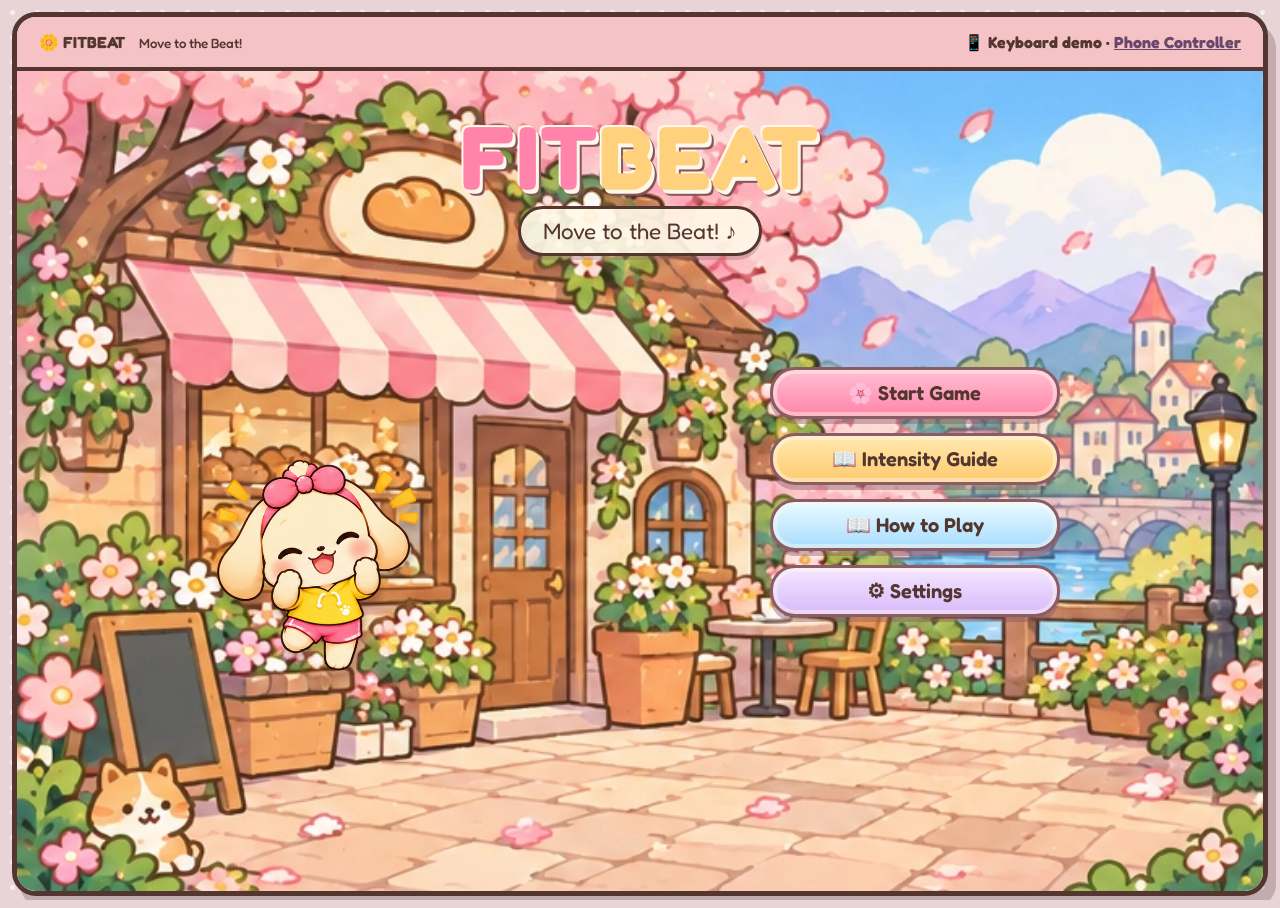
<file: index.html>
<!doctype html><html lang="en"><head><meta charset="utf-8"><meta name="viewport" content="width=device-width,initial-scale=1"><title>FITBEAT — Move to the Beat!</title><link rel="stylesheet" href="style.css"><link rel="stylesheet" href="scene-fix.css"><link rel="stylesheet" href="art-ui.css"><link rel="stylesheet" href="sprites.css?v=final2"></head><body><main class="shell"><header class="topbar"><span>🌼 FITBEAT <small>Move to the Beat!</small></span><span id="connection">📱 Keyboard demo · <a href="controller.html">Phone Controller</a></span></header><section id="home" class="screen active"><div class="home-art scenic"></div><div class="home-content"><h1 class="logo">FIT<span>BEAT</span></h1><p class="subtitle">Move to the Beat! ♪</p><div class="puppy-stage"><img class="puppy idle" src="assets/puppy.svg" alt="Dancing puppy"></div><nav class="menu"><button data-screen="levels">🌸 Start Game</button><button data-screen="levels">⭐ Level Select</button><button data-screen="how">📖 How to Play</button><button data-screen="settings">⚙ Settings</button></nav></div></section><section id="levels" class="screen"><h2>🌸 Select a Level 🌸</h2><div class="level-grid"><button class="level" data-level="0"><img src="assets/level1-spring.webp" alt="Bakery Town"><b>1 · Warm Up</b><span>80 BPM · 60 sec</span></button><button class="level" data-level="1"><img src="assets/level2-bakery.webp" alt="Cherry Park"><b>2 · Cardio Beat</b><span>110 BPM · 90 sec</span></button><button class="level" data-level="2"><img src="assets/level3-night.webp" alt="Night Festival"><b>3 · Power Rhythm</b><span>130 BPM · 120 sec</span></button></div><button class="secondary" data-screen="home">← Home</button></section><section id="how" class="screen"><h2>🌷 How to Play</h2><div class="instructions"><div>⬅️ <b>LEFT</b><p>Tilt your phone left</p></div><div>➡️ <b>RIGHT</b><p>Tilt your phone right</p></div><div>⬆️ <b>UP</b><p>Lift the phone</p></div><div>🔄 <b>TWIST</b><p>Rotate the phone</p></div></div><p class="help">In this version, use ← → ↑ and Space on your keyboard. Phone sensor readings are available on the Controller page; remote pairing comes next.</p><button data-screen="levels">Choose Level</button><button class="secondary" data-screen="home">← Home</button></section><section id="settings" class="screen"><h2>⚙ Settings</h2><label class="setting">Sound <input type="checkbox" id="sound" checked></label><p>Use original synthesized beat tones; no external music required.</p><button data-screen="home">← Home</button></section><section id="game" class="screen"><div class="game-bg scenic"></div><div class="hud"><div class="pill">🌸 Score <strong id="score">0</strong></div><div class="pill">⏱ <strong id="timer">01:00</strong></div><button id="pause" class="small">Ⅱ</button></div><div class="game-progress"><div id="progress"></div></div><div class="play-area"><div id="target-lanes" class="lanes"><div class="lane"><div class="lane-name">LEFT</div><div class="hit">🌸</div></div><div class="lane"><div class="lane-name">RIGHT</div><div class="hit">🌼</div></div><div class="lane"><div class="lane-name">UP</div><div class="hit">🌷</div></div><div class="lane"><div class="lane-name">TWIST</div><div class="hit">🌺</div></div></div><div id="feedback" class="feedback">Ready? ♪</div><div class="game-puppy"><img id="dancer" class="puppy idle" src="assets/puppy.svg" alt="Animated puppy dancer"></div><div class="combo">COMBO <strong id="combo">0</strong></div></div><div class="controls"><button data-move="0">← Left</button><button data-move="1">Right →</button><button data-move="2">↑ Up</button><button data-move="3">⟳ Twist</button></div><div class="game-tip">Keyboard: ← → ↑ Space · Move when a flower reaches the bottom ring</div></section><section id="results" class="screen"><div class="result-bg scenic"></div><div class="result-card"><h2>🌸 Nice Move! 🌸</h2><img class="puppy cheer" src="assets/puppy.svg" alt="Happy dancing puppy"><div class="result-stats"><div>Score <b id="final-score">0</b></div><div>Perfect <b id="perfect">0</b></div><div>Good <b id="good">0</b></div><div>Miss <b id="miss">0</b></div><div>Max Combo <b id="max-combo">0</b></div></div><button data-screen="levels">Play Again</button><button class="secondary" data-screen="home">Home</button></div></section></main><script src="game.js"></script><script src="sprites.js?v=final2"></script></body></html>
</file>
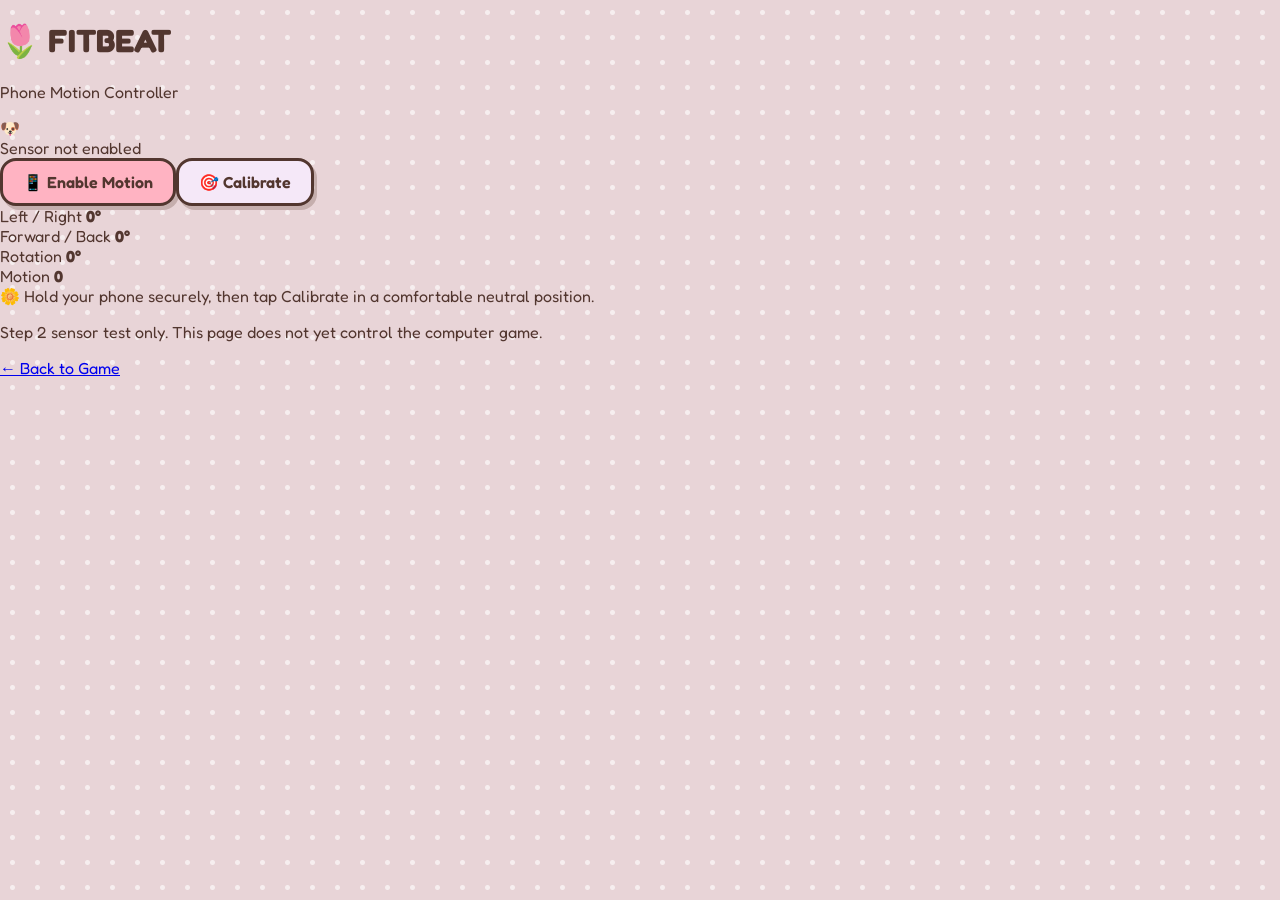
<file: controller.html>
<!doctype html><html lang="en"><head><meta charset="utf-8"><meta name="viewport" content="width=device-width,initial-scale=1"><title>FITBEAT · Phone Controller</title><link rel="stylesheet" href="style.css"></head><body class="controller-page"><main class="phone"><h1>🌷 FITBEAT</h1><p>Phone Motion Controller</p><div class="controller-mascot">🐶</div><div class="status" id="status">Sensor not enabled</div><button id="enable">📱 Enable Motion</button><button id="calibrate" class="secondary">🎯 Calibrate</button><div class="readings"><div>Left / Right <strong id="lr">0°</strong></div><div>Forward / Back <strong id="fb">0°</strong></div><div>Rotation <strong id="rot">0°</strong></div><div>Motion <strong id="motion">0</strong></div></div><div class="status">🌼 Hold your phone securely, then tap Calibrate in a comfortable neutral position.</div><p class="small">Step 2 sensor test only. This page does not yet control the computer game.</p><a href="index.html">← Back to Game</a></main><script src="controller.js"></script></body></html>
</file>
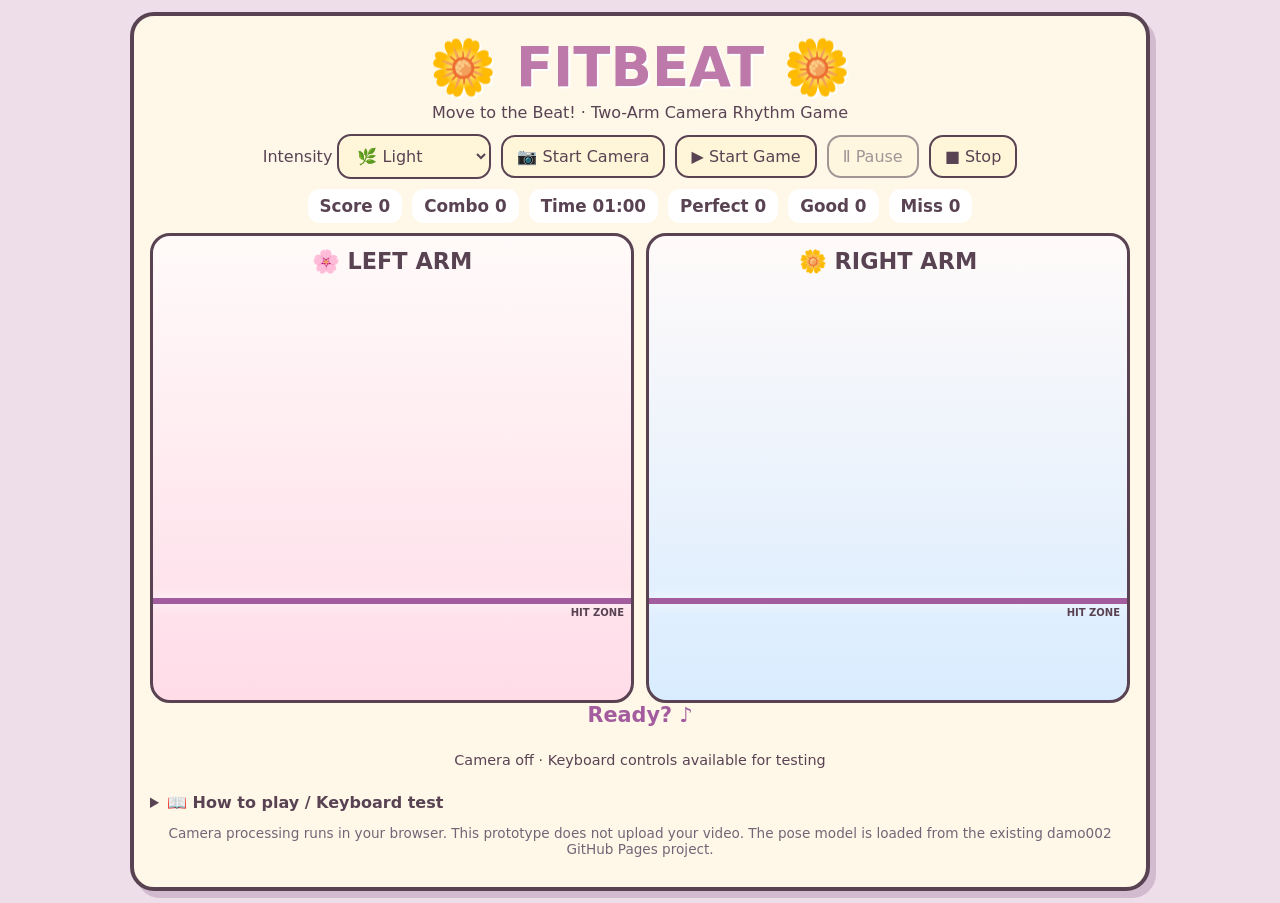
<file: fitbeat-camera-game.html>
<!doctype html>
<html lang="th">
<head>
<meta charset="utf-8"><meta name="viewport" content="width=device-width, initial-scale=1">
<title>FITBEAT — Camera Rhythm Game</title>
<style>
:root{--ink:#594353;--pink:#ffdce8;--blue:#d9ecff;--cream:#fff8e9;--accent:#a35d9e}
*{box-sizing:border-box}body{margin:0;background:#eedee9;color:var(--ink);font-family:system-ui,'Trebuchet MS',sans-serif}button,select{font:inherit;border:2px solid var(--ink);border-radius:14px;padding:10px 14px;background:#fff5d8;color:var(--ink);cursor:pointer}button:disabled{opacity:.55;cursor:wait}button:focus-visible,select:focus-visible{outline:3px solid #8c73d0}main{max-width:1020px;margin:12px auto;padding:16px;background:var(--cream);border:4px solid var(--ink);border-radius:24px;box-shadow:6px 7px #a985a766}h1{text-align:center;margin:4px;color:#bd79a9;font-size:clamp(2rem,5vw,3.4rem);text-shadow:2px 2px #fff}header p{text-align:center;margin:2px 0 12px}.toolbar,.hud,.actions{display:flex;justify-content:center;gap:10px;flex-wrap:wrap;align-items:center;margin:10px 0}.hud{font-weight:750;font-size:1.05rem}.hud span{padding:7px 12px;background:white;border-radius:12px}.board{height:min(54vh,470px);min-height:320px;display:grid;grid-template-columns:1fr 1fr;gap:12px}.lane{position:relative;overflow:hidden;border:3px solid var(--ink);border-radius:20px;background:linear-gradient(180deg,#fffaf9,var(--pink))}.lane.right{background:linear-gradient(180deg,#fffaf9,var(--blue))}.lane h2{text-align:center;font-size:clamp(1rem,3vw,1.4rem);margin:12px 0}.target{position:absolute;top:78%;left:0;right:0;height:6px;background:var(--accent);box-shadow:0 0 13px white}.target:after{content:'HIT ZONE';position:absolute;right:7px;top:9px;font-size:10px;font-weight:bold}.note{position:absolute;top:8%;left:50%;transform:translateX(-50%);display:flex;align-items:center;justify-content:center;gap:5px;min-width:88px;padding:8px 12px;background:#fff;border:3px solid var(--accent);border-radius:30px;box-shadow:0 5px #a889a955;font-weight:800;white-space:nowrap}.note.hold{border-style:dashed;background:#fff1b8}.note.spin{background:#e6d9ff}.note.repeat{background:#d6f7e9}.note.active{box-shadow:0 0 0 5px #a7d7b8}.status{text-align:center;min-height:24px;font-weight:700}.camera-area{display:flex;justify-content:center;align-items:center;gap:14px;flex-wrap:wrap;margin-top:10px}.camera-area video{width:180px;max-width:48%;border-radius:15px;transform:scaleX(-1);border:3px solid var(--ink);background:#333}.camera-area p{max-width:400px;font-size:.9rem}details{margin-top:10px}summary{cursor:pointer;font-weight:bold}.keys{font-size:.88rem;line-height:1.7}.footer{text-align:center;font-size:.85rem;color:#746576}.feedback{min-height:25px;text-align:center;font-size:1.3rem;font-weight:800;color:#a35d9e}@media(max-width:540px){main{padding:9px;margin:5px;border-width:2px}.board{gap:6px}.note{min-width:70px;font-size:.8rem;padding:7px 4px}.camera-area video{width:135px}.toolbar{gap:6px}button,select{padding:8px}}
</style>
</head>
<body><main>
<header><h1>🌼 FITBEAT 🌼</h1><p>Move to the Beat! · Two-Arm Camera Rhythm Game</p></header>
<div class="toolbar"><label>Intensity <select id="mode"><option value="light">🌿 Light</option><option value="moderate">🌼 Moderate</option><option value="vigorous">🔥 Vigorous</option></select></label><button id="camera">📷 Start Camera</button><button id="start">▶ Start Game</button><button id="pause" disabled>Ⅱ Pause</button><button id="stop">■ Stop</button></div>
<div class="hud"><span>Score <b id="score">0</b></span><span>Combo <b id="combo">0</b></span><span>Time <b id="time">01:00</b></span><span>Perfect <b id="perfect">0</b></span><span>Good <b id="good">0</b></span><span>Miss <b id="miss">0</b></span></div>
<div class="board"><section class="lane" id="left"><h2>🌸 LEFT ARM</h2><div class="target"></div></section><section class="lane right" id="right"><h2>🌼 RIGHT ARM</h2><div class="target"></div></section></div>
<div class="feedback" id="feedback">Ready? ♪</div>
<div class="camera-area"><video id="preview" autoplay muted playsinline hidden></video><p id="camera-status" role="status">Camera off · Keyboard controls available for testing</p></div>
<details><summary>📖 How to play / Keyboard test</summary><p class="keys">ยกแขน ↑ (UP), กางแขน ↔ (SIDE), ลดแขน ↓ (DOWN), ยื่นแขนไปหน้า → (FORWARD)<br>ซ้าย: <b>1 UP · 2 SIDE · 3 DOWN · 4 FORWARD</b><br>ขวา: <b>Q UP · W SIDE · E DOWN · R FORWARD</b><br><b>TAP</b> ทำท่าตอนโน้ตถึงเส้น · <b>HOLD</b> ค้างท่า · <b>REPEAT</b> กลับสู่ท่าพักแล้วทำซ้ำ · <b>SPIN</b> หมุนแขนต่อเนื่องตามช่วงเวลา<br>โน้ต SPIN ต้องใช้กล้อง; การทดสอบด้วยคีย์บอร์ดใช้ปุ่ม <b>5</b> (ซ้าย) หรือ <b>T</b> (ขวา) แทนการหมุน</p></details>
<p class="footer">Camera processing runs in your browser. This prototype does not upload your video. The pose model is loaded from the existing damo002 GitHub Pages project.</p>
</main>
<script type="module">
const $=id=>document.getElementById(id);
const TYPES=['up','side','down','forward'];
const ICON={up:'↑',side:'↔',down:'↓',forward:'→',spin:'🔄'};
const MODES={light:{interval:5,travel:4.2,duration:60},moderate:{interval:4,travel:3.8,duration:75},vigorous:{interval:3,travel:3.4,duration:90}};
let settings=MODES.light,playing=false,paused=false,elapsed=0,prevFrame=0,spawnTime=0,notes=[],score=0,combo=0,maxCombo=0,perfect=0,good=0,miss=0,step=0,raf=0;
let tracker=null,stream=null,cameraActive=false,videoTime=-1,poseRAF=0,gesture={left:null,right:null},lastStable={left:null,right:null},stableFrames={left:0,right:0},circle={left:[],right:[]};
const audio={ctx:null};
function beep(f=700){try{const C=window.AudioContext||window.webkitAudioContext;if(!audio.ctx)audio.ctx=new C();if(audio.ctx.state==='suspended')audio.ctx.resume();const o=audio.ctx.createOscillator(),g=audio.ctx.createGain(),t=audio.ctx.currentTime;o.type='sine';o.frequency.value=f;g.gain.setValueAtTime(.0001,t);g.gain.exponentialRampToValueAtTime(.07,t+.01);g.gain.exponentialRampToValueAtTime(.0001,t+.13);o.connect(g);g.connect(audio.ctx.destination);o.start(t);o.stop(t+.14)}catch{}}
function status(s){$('feedback').textContent=s}
function update(){for(const id of ['score','combo','perfect','good','miss'])$(id).textContent=({score,combo,perfect,good,miss})[id];const rem=Math.max(0,settings.duration-elapsed);$('time').textContent=String(Math.floor(rem/60)).padStart(2,'0')+':'+String(Math.ceil(rem%60)).padStart(2,'0')}
function clean(){notes.forEach(n=>n.el.remove());notes=[]}
function spawn(){// Each phrase stays on one arm for several beats before switching.
 const side=Math.floor(step/5)%2===0?'left':'right';const within=step%5;
 let pose=['up','side','down','forward','down'][within];
 let kind='tap';
 if(within===1&&step>0)kind='hold';
 if(within===3&&step>0)kind='repeat';
 if(within===4&&step>=9&&Math.floor(step/5)%3===2)kind='spin';
 const travel=settings.travel,hitAt=elapsed+travel;
 const el=document.createElement('div');el.className='note '+kind;el.textContent=(kind==='spin'?'🔄 SPIN':ICON[pose]+' '+(kind==='tap'?pose.toUpperCase():kind.toUpperCase()));$(side).append(el);
 const n={side,pose,kind,el,hitAt,spawnAt:elapsed,done:false,started:false,progress:0,spinCount:0,lastAngle:null,accAngle:0,lastSpinAt:-99,repeatReady:true};notes.push(n);step++}
function finishNote(n,quality){if(n.done)return;n.done=true;n.el.remove();if(quality==='miss'){combo=0;miss++;status('MISS');return}combo++;maxCombo=Math.max(maxCombo,combo);if(quality==='perfect'){perfect++;score+=100+Math.min(combo,20)*5;status('PERFECT! ✨');beep(790)}else{good++;score+=60+Math.min(combo,20)*3;status('GOOD! 🌸');beep(580)}}
function poseMatch(side,pose){return gesture[side]===pose}
function tick(t){if(!playing)return;if(!prevFrame)prevFrame=t;const dt=Math.min(.05,(t-prevFrame)/1000);prevFrame=t;if(!paused){elapsed+=dt;while(elapsed>=spawnTime&&spawnTime<settings.duration-settings.travel-2){spawn();spawnTime+=settings.interval}for(const n of notes){if(n.done)continue;const delta=elapsed-n.hitAt,p=(elapsed-n.spawnAt)/settings.travel;n.el.style.top=(9+Math.min(1.18,Math.max(0,p))*69)+'%';if(n.kind==='tap'){if(Math.abs(delta)<=.38&&poseMatch(n.side,n.pose))finishNote(n,Math.abs(delta)<.16?'perfect':'good');else if(delta>.55)finishNote(n,'miss')}else if(n.kind==='hold'){if(!n.started&&delta>=-.42&&delta<=.55&&poseMatch(n.side,n.pose))n.started=true;if(n.started&&delta>=1.1){finishNote(n,poseMatch(n.side,n.pose)?'perfect':'miss')}else if(delta>1.4)finishNote(n,'miss')}else if(n.kind==='repeat'){if(delta>=-.4&&delta<=1.7){if(!poseMatch(n.side,n.pose))n.repeatReady=true;if(poseMatch(n.side,n.pose)&&n.repeatReady){n.progress++;n.repeatReady=false}if(n.progress>=2)finishNote(n,'perfect')}if(delta>1.8)finishNote(n,'miss')}else if(n.kind==='spin'){if(delta>=-.5&&delta<=8.5){if(n.spinCount>=2)finishNote(n,'perfect')}if(delta>8.5)finishNote(n,'miss')}}notes=notes.filter(n=>!n.done);update();if(elapsed>=settings.duration){stopGame(true);return}}raf=requestAnimationFrame(tick)}
function startGame(){cancelAnimationFrame(raf);clean();settings=MODES[$('mode').value];score=combo=maxCombo=perfect=good=miss=step=0;elapsed=0;spawnTime=1;prevFrame=0;playing=true;paused=false;$('pause').disabled=false;$('pause').textContent='Ⅱ Pause';$('mode').disabled=true;status('GO! 🎵');update();raf=requestAnimationFrame(tick)}
function stopGame(finished=false){playing=false;cancelAnimationFrame(raf);clean();$('pause').disabled=true;$('mode').disabled=false;status(finished?'FINISH! ⭐ Score '+score+' · Max Combo '+maxCombo:'Stopped')}
$('start').onclick=startGame;$('stop').onclick=()=>stopGame();$('pause').onclick=()=>{paused=!paused;prevFrame=0;$('pause').textContent=paused?'▶ Resume':'Ⅱ Pause'};
// Keyboard testing remains available when no camera is connected.
const keys={Digit1:['left','up'],Digit2:['left','side'],Digit3:['left','down'],Digit4:['left','forward'],KeyQ:['right','up'],KeyW:['right','side'],KeyE:['right','down'],KeyR:['right','forward'],Digit5:['left','spin'],KeyT:['right','spin']};
const keyPressed=new Set();document.addEventListener('keydown',e=>{const m=keys[e.code];if(!m||e.repeat)return;keyPressed.add(e.code);if(m[1]==='spin'){for(const n of notes)if(!n.done&&n.side===m[0]&&n.kind==='spin'&&elapsed>=n.hitAt-.5&&elapsed<=n.hitAt+8.5)n.spinCount++;return}gesture[m[0]]=m[1]});document.addEventListener('keyup',e=>{const m=keys[e.code];if(!m)return;keyPressed.delete(e.code);if(m[1]!=='spin'&&gesture[m[0]]===m[1])gesture[m[0]]=null});
function classify(lm,side){const ids=side==='left'?[11,13,15,23]:[12,14,16,24],points=ids.map(i=>lm[i]);if(points.some(p=>!p||(p.visibility!==undefined&&p.visibility<.35)))return null;const [s,e,w,h]=points;const torso=Math.hypot(s.x-h.x,s.y-h.y)||.16,dx=(w.x-s.x)/torso,dy=(w.y-s.y)/torso;const armLength=Math.hypot(w.x-e.x,w.y-e.y);if(dy<-.55)return 'up';if(Math.abs(dx)>.55&&Math.abs(dy)<.55)return 'side';if(dy>.62)return 'down';// Forward reach uses depth relative to shoulder where reliable.
 if(Number.isFinite(w.z)&&Number.isFinite(s.z)&&w.z<s.z-.13&&Math.abs(dy)<.8)return 'forward';if(armLength<.18&&Math.abs(dy)<.55)return 'forward';return null}
function trackCircle(lm,side,time){const i=side==='left'?15:16,j=side==='left'?11:12,w=lm[i],s=lm[j];if(!w||!s)return;const a=Math.atan2(w.y-s.y,w.x-s.x);const state=circle[side];state.push({a,time});while(state.length>2&&time-state[0].time>1200)state.shift();if(state.length<3)return;let angle=0;for(let k=1;k<state.length;k++){let d=state[k].a-state[k-1].a;while(d>Math.PI)d-=2*Math.PI;while(d< -Math.PI)d+=2*Math.PI;angle+=d}if(Math.abs(angle)>=Math.PI*1.7){for(const n of notes){if(n.kind==='spin'&&!n.done&&n.side===side&&elapsed>=n.hitAt-.5&&elapsed<=n.hitAt+8.5&&time-n.lastSpinAt>450){n.spinCount++;n.lastSpinAt=time}}state.length=0}}
function cameraLoop(){if(!cameraActive)return;poseRAF=requestAnimationFrame(cameraLoop);const v=$('preview');if(v.readyState<2||v.currentTime===videoTime||!tracker)return;videoTime=v.currentTime;try{const result=tracker.detectForVideo(v,performance.now()),lm=result.landmarks?.[0];if(!lm){$('camera-status').textContent='No person detected';gesture.left=gesture.right=null;return}for(const side of ['left','right']){const p=classify(lm,side);if(p===lastStable[side])stableFrames[side]++;else{lastStable[side]=p;stableFrames[side]=1}if(stableFrames[side]>=3)gesture[side]=p;trackCircle(lm,side,performance.now())}$('camera-status').textContent='Tracking · LEFT '+(gesture.left||'—')+' · RIGHT '+(gesture.right||'—')}catch(e){$('camera-status').textContent='Tracking error: '+e.message}}
$('camera').onclick=async()=>{if(cameraActive){cameraActive=false;cancelAnimationFrame(poseRAF);stream?.getTracks().forEach(t=>t.stop());tracker?.close();tracker=null;$('preview').srcObject=null;$('preview').hidden=true;$('camera').textContent='📷 Start Camera';$('camera-status').textContent='Camera off';gesture.left=gesture.right=null;return}const b=$('camera');b.disabled=true;$('camera-status').textContent='Loading MediaPipe pose model…';try{const base='https://nekokan0307-svg.github.io/damo002/';const {FilesetResolver,PoseLandmarker}=await import(base+'vision_bundle.mjs');const vision=await FilesetResolver.forVisionTasks(base+'wasm');const opts={baseOptions:{modelAssetPath:base+'pose_landmarker_lite.task',delegate:'GPU'},runningMode:'VIDEO',numPoses:1};tracker=await PoseLandmarker.createFromOptions(vision,opts).catch(()=>PoseLandmarker.createFromOptions(vision,{...opts,baseOptions:{...opts.baseOptions,delegate:'CPU'}}));stream=await navigator.mediaDevices.getUserMedia({video:{facingMode:'user'},audio:false});const v=$('preview');v.srcObject=stream;await v.play();v.hidden=false;cameraActive=true;videoTime=-1;b.textContent='📷 Stop Camera';$('camera-status').textContent='Camera ready';cameraLoop()}catch(e){stream?.getTracks().forEach(t=>t.stop());tracker?.close();tracker=null;$('camera-status').textContent='Camera error: '+e.message}finally{b.disabled=false}};
document.addEventListener('visibilitychange',()=>{if(document.hidden&&playing&&!paused){paused=true;$('pause').textContent='▶ Resume';prevFrame=0}});
update();
</script>
</body></html>
</file>
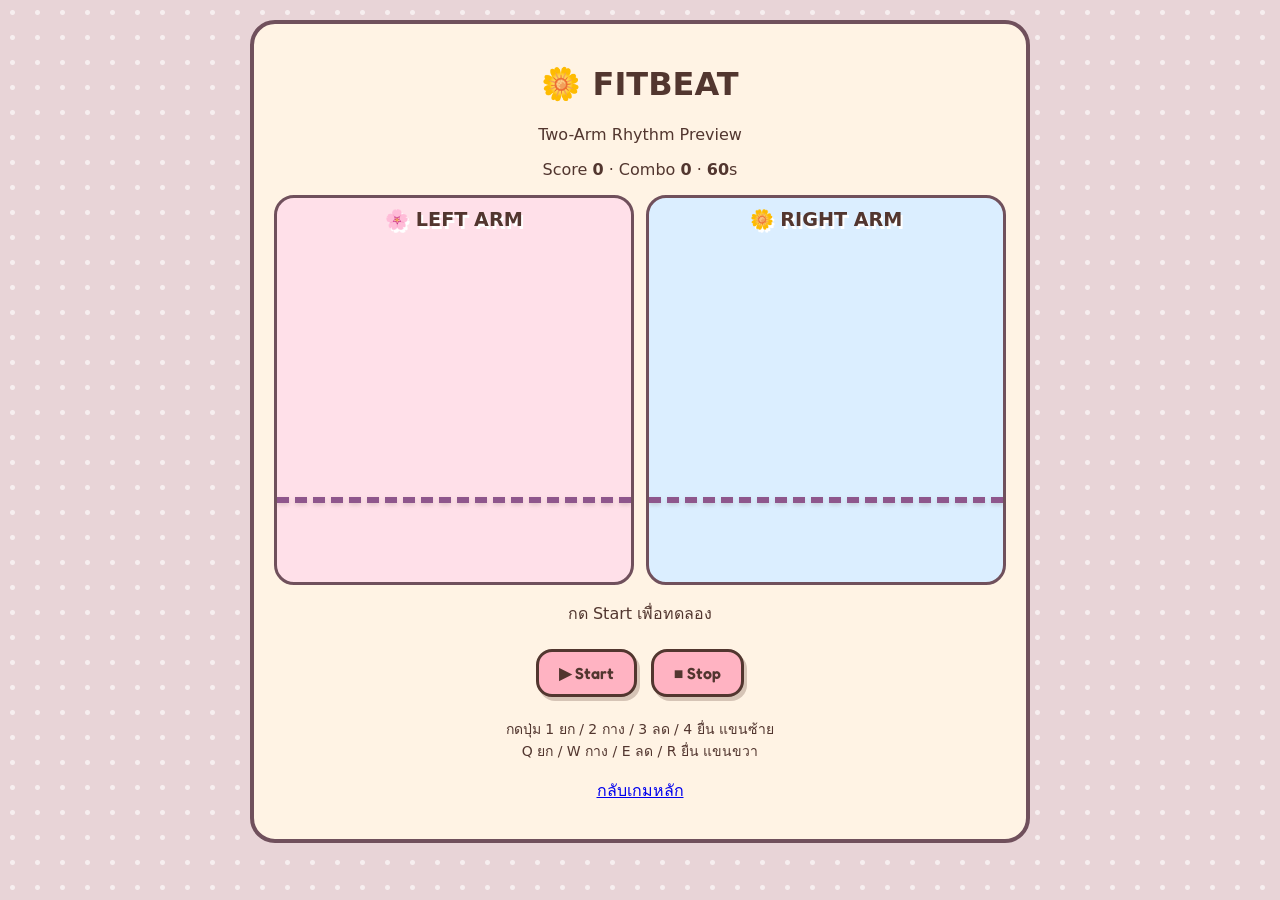
<file: fitbeat-two-lanes-preview.html>
<!doctype html><html lang="th"><meta charset="utf-8"><meta name="viewport" content="width=device-width,initial-scale=1"><title>FITBEAT · Two Arms</title><link rel="stylesheet" href="style.css"><style>body{font-family:system-ui}.wrap{max-width:780px;margin:20px auto;padding:20px;text-align:center;background:#fff3e4;border:4px solid #70505c;border-radius:25px}.board{display:grid;grid-template-columns:1fr 1fr;gap:12px;height:390px}.lane{position:relative;overflow:hidden;border:3px solid #70505c;border-radius:20px;background:#ffe0e9}.lane:nth-child(2){background:#dbeeff}.lane h2{font-size:1.2rem}.hit{position:absolute;top:78%;width:100%;border-top:6px dashed #8e568c}.note{position:absolute;left:50%;transform:translateX(-50%);width:64px;height:64px;border-radius:50%;background:white;border:4px solid #b785a8;display:grid;place-items:center;font-size:32px}.wrap button{margin:7px}.hint{font-size:14px}</style><div class="wrap"><h1>🌼 FITBEAT</h1><p>Two-Arm Rhythm Preview</p><p>Score <b id="score">0</b> · Combo <b id="combo">0</b> · <b id="time">60</b>s</p><div class="board"><div class="lane" id="left"><h2>🌸 LEFT ARM</h2><div class="hit"></div></div><div class="lane" id="right"><h2>🌼 RIGHT ARM</h2><div class="hit"></div></div></div><p id="msg">กด Start เพื่อทดลอง</p><button id="start">▶ Start</button><button id="stop">■ Stop</button><p class="hint">กดปุ่ม 1 ยก / 2 กาง / 3 ลด / 4 ยื่น แขนซ้าย<br>Q ยก / W กาง / E ลด / R ยื่น แขนขวา</p><p><a href="./">กลับเกมหลัก</a></p></div><script>const $=id=>document.getElementById(id),types=['↑','↔','↓','→'];let playing=false,notes=[],frame=0,started=0,next=0,count=0,score=0,combo=0;function loop(){if(!playing)return;const t=(performance.now()-started)/1000;$('time').textContent=Math.max(0,Math.ceil(60-t));while(t>=next){const side=Math.floor(count/4)%2?'right':'left',pose=count%4,el=document.createElement('div');el.className='note';el.textContent=types[pose];$(side).append(el);notes.push({side,pose,at:next,el});next+=2.7;count++}for(const n of notes){const p=(t-n.at)/3.4;n.el.style.top=(12+p*66)+'%';if(p>1.24){n.el.remove();n.miss=true;combo=0;$('combo').textContent=0;$('msg').textContent='MISS'}}notes=notes.filter(n=>!n.miss);if(t>60){playing=false;$('msg').textContent='Finished! Score '+score;return}frame=requestAnimationFrame(loop)}function hit(side,pose){if(!playing)return;const t=(performance.now()-started)/1000,n=notes.find(n=>n.side===side&&n.pose===pose&&Math.abs(t-n.at-3.4)<.7);if(!n)return;n.el.remove();notes.splice(notes.indexOf(n),1);combo++;score+=100+combo*5;$('score').textContent=score;$('combo').textContent=combo;$('msg').textContent='PERFECT! ✨'}$('start').onclick=()=>{playing=false;cancelAnimationFrame(frame);notes.forEach(n=>n.el.remove());notes=[];next=count=score=combo=0;$('score').textContent=$('combo').textContent=0;started=performance.now();playing=true;$('msg').textContent='GO!';loop()};$('stop').onclick=()=>{playing=false;cancelAnimationFrame(frame);$('msg').textContent='Stopped'};document.onkeydown=e=>{const keys={Digit1:['left',0],Digit2:['left',1],Digit3:['left',2],Digit4:['left',3],KeyQ:['right',0],KeyW:['right',1],KeyE:['right',2],KeyR:['right',3]};if(keys[e.code])hit(...keys[e.code])}</script>
</file>
<file: style.css>
@import url('https://fonts.googleapis.com/css2?family=Fredoka:wght@400;500;600;700&display=swap');:root{--ink:#52362f;--cream:#fff2d9;--pink:#ffa8bb;--plum:#a8509d;--sage:#819b54;--yellow:#ffdf65}*{box-sizing:border-box}body{margin:0;color:var(--ink);font-family:Fredoka,'Trebuchet MS',sans-serif;background:#e8d4d7;background-image:radial-gradient(#fff9 2px,transparent 3px);background-size:25px 25px}button{font:600 1rem Fredoka,'Trebuchet MS',sans-serif;cursor:pointer;background:#ffb3c2;border:3px solid var(--ink);border-radius:16px;padding:11px 20px;color:var(--ink);box-shadow:3px 4px 0 #65443b44;transition:transform .12s}button:hover{transform:translateY(-2px)}button:active{transform:translateY(2px)}button.secondary{background:#f5e8f8}button.small{padding:4px 12px}.shell{max-width:1220px;min-height:95vh;margin:2vh auto;border:5px solid var(--ink);border-radius:24px;overflow:hidden;background:#fff4df;box-shadow:8px 12px 0 #5d393c44}.topbar{height:54px;display:flex;align-items:center;justify-content:space-between;background:#f5c3c5;padding:0 22px;border-bottom:4px solid var(--ink);font-weight:700}.topbar small{font-weight:500;margin-left:10px}.topbar a{color:#69476d}.screen{position:relative;min-height:690px;display:none;padding:26px;text-align:center;overflow:hidden}.screen.active{display:block}.scenic{position:absolute;inset:0;background-size:cover;background-position:center;filter:saturate(.98)}.home-art{background-image:linear-gradient(90deg,#fff1dd22,#fff1dd66),url('assets/home-art.webp')}.home-content{position:relative;display:grid;grid-template-columns:1fr 1fr;grid-template-rows:auto auto 1fr;align-items:center;min-height:600px}.logo{font-size:clamp(3.6rem,8vw,7rem);letter-spacing:2px;color:#f7a1b4;text-shadow:4px 5px 0 var(--ink),-2px -2px 0 var(--ink),2px -2px 0 var(--ink),-2px 2px 0 var(--ink);margin:10px 0 0;grid-column:1/-1}.logo span{color:#c3a4d6}.subtitle{grid-column:1/-1;justify-self:center;background:var(--cream);border:3px solid var(--ink);border-radius:25px;padding:8px 22px;margin:0 0 12px;font-size:1.4rem}.puppy-stage{align-self:end}.puppy{width:min(300px,70%);height:auto;filter:drop-shadow(3px 5px 1px #60463855);transform-origin:50% 85%}.puppy.idle{animation:breathe 1.6s ease-in-out infinite}.puppy.dance-left{animation:leanLeft .32s ease-in-out 2}.puppy.dance-right{animation:leanRight .32s ease-in-out 2}.puppy.reach{animation:reach .4s ease-in-out 2}.puppy.twist{animation:twist .55s ease-in-out 1}.puppy.cheer{animation:cheer .7s ease-in-out infinite}.puppy.miss{animation:miss .35s ease-in-out 2}.menu{display:flex;flex-direction:column;gap:14px;align-items:center}.menu button{width:min(290px,90%);font-size:1.25rem}.menu button:nth-child(2){background:#ffe0a0}.menu button:nth-child(3){background:#fff4e6}.menu button:nth-child(4){background:#dcc2e7}h2{font-size:2.7rem;margin:10px 0 32px;text-shadow:2px 3px #fff}.level-grid{display:grid;grid-template-columns:repeat(3,1fr);gap:20px;max-width:900px;margin:20px auto 40px}.level{display:flex;flex-direction:column;align-items:center;gap:12px;background:#fff8ea;padding:12px;font-size:1.2rem}.level img{width:100%;height:280px;object-fit:cover;border-radius:12px;border:2px solid var(--ink)}.level span{font-size:.95rem;font-weight:400}.instructions{display:grid;grid-template-columns:repeat(4,1fr);gap:15px;margin:50px auto;max-width:950px}.instructions>div{padding:25px 8px;border:3px solid #a96b70;background:#fff8e9;border-radius:18px;font-size:2rem}.instructions b{display:block;font-size:1.3rem}.instructions p{font-size:1rem}.help{max-width:680px;margin:20px auto 40px}.setting{display:block;font-size:1.4rem;margin:40px}.game-bg{background-image:linear-gradient(#fff7e922,#fff0dd22),url('assets/game-art.webp')}.hud{position:relative;display:flex;justify-content:space-between;align-items:center;gap:12px;z-index:4}.pill{background:#fff4df;border:3px solid var(--ink);border-radius:18px;padding:12px 20px;font-size:1.15rem}.pill strong{font-size:1.5rem}.game-progress{position:relative;margin:12px auto 0;width:50%;height:18px;border:3px solid var(--ink);border-radius:20px;background:#fff6e3;z-index:3;overflow:hidden}.game-progress div{height:100%;width:0;background:#e992b1}.play-area{position:relative;height:460px}.lanes{position:absolute;left:31%;top:5px;width:44%;height:390px;display:grid;grid-template-columns:repeat(4,1fr);gap:7px;z-index:2}.lane{position:relative;border-left:2px dashed #fff8;border-right:2px dashed #fff8;background:#fff5e71a}.lane-name{background:#fff2dccc;border:2px solid var(--ink);border-radius:12px;padding:4px;font-size:.8rem}.hit{position:absolute;bottom:18px;left:50%;transform:translateX(-50%);font-size:2rem;filter:drop-shadow(0 2px 2px #6543)}.note{position:absolute;left:50%;top:0;transform:translateX(-50%);font-size:2.6rem;will-change:top;filter:drop-shadow(1px 3px 2px #6545)}.feedback{position:absolute;left:50%;top:40%;transform:translate(-50%,-50%);font-size:2.6rem;font-weight:700;color:#f06992;text-shadow:3px 3px #fff,-2px -2px #fff;z-index:3;pointer-events:none}.game-puppy{position:absolute;left:1%;bottom:0;width:30%}.game-puppy .puppy{width:100%;max-height:320px}.combo{position:absolute;right:1%;bottom:75px;font-size:1.7rem;font-weight:700;color:#a8509d;text-shadow:2px 2px #fff}.combo strong{display:block;font-size:3.5rem}.controls{position:relative;z-index:4;display:flex;justify-content:center;gap:12px;flex-wrap:wrap}.controls button{background:#ffefc3}.game-tip{position:relative;font-size:.85rem;margin-top:10px;background:#fff4dbaa;display:inline-block;padding:5px 10px;border-radius:12px}.result-bg{background-image:linear-gradient(#fff1e3aa,#fff1e3aa),url('assets/results-art.webp')}.result-card{position:relative;max-width:540px;margin:auto;background:#fff5e9e8;border:4px solid var(--ink);border-radius:30px;padding:15px 28px}.result-card h2{margin:10px}.result-card .puppy{width:140px}.result-stats{background:#fffaf1;border:3px solid #d3aa97;border-radius:18px;padding:10px 20px;margin:10px 0 20px}.result-stats div{display:flex;justify-content:space-between;padding:5px;border-bottom:1px dashed #d8b3a3}.result-card button{margin:5px}@keyframes breathe{0%,100%{transform:translateY(0) rotate(-2deg)}50%{transform:translateY(-9px) rotate(2deg)}}@keyframes leanLeft{0%,100%{transform:rotate(0)}50%{transform:rotate(-18deg) translateX(-14px)}}@keyframes leanRight{0%,100%{transform:rotate(0)}50%{transform:rotate(18deg) translateX(14px)}}@keyframes reach{0%,100%{transform:translateY(0) scale(1)}50%{transform:translateY(-45px) scale(1.07)}}@keyframes twist{0%,100%{transform:scaleX(1)}50%{transform:scaleX(-1)}}@keyframes cheer{0%,100%{transform:translateY(0) rotate(-8deg)}50%{transform:translateY(-22px) rotate(8deg)}}@keyframes miss{0%,100%{transform:translateY(0)}50%{transform:translateY(14px) scaleY(.9)}}@media(max-width:700px){.shell{margin:0;min-height:100vh;border-radius:0}.topbar{font-size:.8rem;padding:0 8px}.topbar small{display:none}.screen{padding:12px;min-height:650px}.home-content{grid-template-columns:1fr;min-height:600px}.logo{font-size:3.6rem}.puppy-stage{height:180px}.puppy-stage .puppy{height:180px}.menu{gap:8px}.menu button{padding:8px}.level-grid{grid-template-columns:1fr;max-width:320px}.level img{height:130px}.instructions{grid-template-columns:repeat(2,1fr);margin:15px auto}.instructions>div{padding:12px 4px}.game-progress{width:70%}.play-area{height:440px}.lanes{left:5%;width:90%}.game-puppy{width:30%;left:0;bottom:5px}.combo{font-size:1rem;bottom:30px}.combo strong{font-size:2rem}.feedback{font-size:1.6rem}.controls{gap:4px}.controls button{padding:7px;font-size:.8rem}.pill{padding:6px;font-size:.8rem}.pill strong{font-size:1rem}}
</file>
<file: scene-fix.css>
/* FITBEAT v0.3 — independent background scenes; no baked-in UI */
.home-art{background-image:url('assets/bakery-scene.svg')!important;filter:none!important}
.game-bg{background-image:url('assets/lake-scene.svg')!important;filter:none!important}
.result-bg{background-image:url('assets/cherry-scene.svg')!important;filter:none!important}
.home-content{grid-template-columns:46% 54%;grid-template-rows:auto auto 1fr;min-height:620px;isolation:isolate}
.home-content .logo{grid-column:1/-1;grid-row:1;font-size:clamp(3.5rem,7vw,6.8rem);line-height:1.1;z-index:2}
.home-content .subtitle{grid-column:1/-1;grid-row:2;z-index:2}
.puppy-stage{grid-column:1;grid-row:3;display:flex;justify-content:center;align-items:end;min-width:0;height:360px;overflow:visible}
.puppy-stage .puppy{display:block;width:min(310px,85%)!important;height:auto!important;max-height:350px!important;object-fit:contain}
.menu{grid-column:2;grid-row:3;z-index:3;align-self:center}
.menu button{background:#ffc0cb}
.game-puppy{width:23%;left:1%;bottom:0}
.game-puppy .puppy{width:100%;max-height:260px}
.scenic{pointer-events:none}
@media(max-width:700px){.home-content{grid-template-columns:1fr;grid-template-rows:auto auto 190px auto;min-height:620px}.home-content .logo{font-size:3.5rem}.puppy-stage{grid-column:1;grid-row:3;height:190px}.puppy-stage .puppy{width:auto!important;height:185px!important;max-height:185px!important}.menu{grid-column:1;grid-row:4}.menu button{width:min(300px,90%)}.game-puppy{width:25%}}

/* v0.4: four individually cropped hand-drawn game scenes */
.home-art{background-image:url('assets/menu-bakery.webp')!important;background-position:center!important}
.game-bg{background-image:url('assets/level1-spring.webp')!important;background-position:center!important}
#game[data-level="0"] .game-bg{background-image:url('assets/level1-spring.webp')!important}
#game[data-level="1"] .game-bg{background-image:url('assets/level2-bakery.webp')!important}
#game[data-level="2"] .game-bg{background-image:url('assets/level3-night.webp')!important}
.result-bg{background-image:url('assets/menu-bakery.webp')!important}
</file>
<file: art-ui.css>
/* FITBEAT ART v1 — designed mascot, pastel UI and custom flower notes */
#home .home-art,#game .game-bg,#results .result-bg{filter:none!important}
.logo{color:#ff83aa;text-shadow:3px 4px 0 #fff7e9,5px 6px 0 #82565b,-2px -2px 0 #fff7e9!important}
.logo span{color:#ffd17c}
.subtitle{background:#fff9e9e9!important;box-shadow:0 4px 0 #96677355}
.menu button{border:3px solid #895c67;border-radius:25px;box-shadow:0 5px 0 #86505a66,0 0 0 4px #fff7e777 inset;transition:transform .14s}
.menu button:nth-child(1){background:linear-gradient(#ffbfd2,#ff85a9)!important}
.menu button:nth-child(2){background:linear-gradient(#ffe9af,#ffca70)!important}
.menu button:nth-child(3){background:linear-gradient(#eafaff,#a7ddff)!important}
.menu button:nth-child(4){background:linear-gradient(#f4e6ff,#d8bafa)!important}
.menu button:hover{transform:translateY(-3px)}
.level{border-radius:22px;background:#fff9edf2;border-color:#a67c7e;box-shadow:0 7px 0 #b9858066}
.level img{border-radius:16px}
.hud .pill{background:#fff8eaf0;border-color:#a87880;box-shadow:0 4px 0 #ae757666}
#pause{background:linear-gradient(#e3d3ff,#b995ed);border-color:#9c75a9}
.lane:nth-child(1) .lane-name{background:#ffb2d0}.lane:nth-child(2) .lane-name{background:#ffe29a}.lane:nth-child(3) .lane-name{background:#b3e4ff}.lane:nth-child(4) .lane-name{background:#ddc8ff}
.hit{width:60px;height:60px;display:grid;place-items:center;background:#fff8e5a8;border:2px solid #fff6ed;border-radius:50%}
.hit img{width:49px;height:49px;object-fit:contain}.note img{width:54px;height:54px;object-fit:contain;filter:drop-shadow(0 4px 2px #865a6566)}
.feedback{color:#f36b9f;text-shadow:3px 3px #fff8e9,-2px -2px #fff8e9}
.combo{background:#fff8e9d9;border:3px solid #d28da9;border-radius:22px;padding:7px 14px;color:#df659c}
.controls button{border-radius:18px;background:linear-gradient(#fff9e5,#ffdbaa)}
.result-card{background:#fff9edf2;border-color:#b47a8a;box-shadow:0 9px 0 #8f627255}
.puppy{object-fit:contain;object-position:center;filter:drop-shadow(2px 6px 3px #65443b55)}
@media(max-width:700px){.hit{width:43px;height:43px}.hit img{width:36px;height:36px}.note img{width:42px;height:42px}.combo{padding:3px 6px;border-width:2px}}
</file>
<file: sprites.css>
/* FITBEAT still-only v3 — prevent all legacy mascot movement */
html body img.puppy,html body img.puppy.idle,html body img.puppy.dance-left,html body img.puppy.dance-right,html body img.puppy.reach,html body img.puppy.twist,html body img.puppy.cheer,html body img.puppy.miss{
 animation:none!important;transition:none!important;transform:none!important;will-change:auto!important;
}
.puppy{object-fit:contain!important}

/* FITBEAT Final Update: preserve approved v3 art and backgrounds. */
#levels .fb-phase-tabs{position:relative;display:flex;flex-wrap:wrap;justify-content:center;gap:10px;margin:4px auto 14px}
#levels .fb-phase-tabs button{border-radius:30px;background:#fff8ed;padding:10px 18px;font-size:1rem}
#levels .fb-phase-tabs button.selected{background:#ffc6da;border-color:#b57a9c;box-shadow:0 4px 0 #b57a9c55}
#levels .fb-phase-help{position:relative;margin:0 auto 15px;max-width:660px;color:#78596a}
#levels .level-grid{grid-template-columns:repeat(auto-fit,minmax(180px,1fr));max-width:1100px;gap:14px}
#levels .level{padding:10px;gap:7px;min-width:0}
#levels .level img{height:160px}
#levels .level b{font-size:1.02rem}
#levels .level span{font-size:.84rem}
#levels .fb-single{max-width:350px;justify-self:center;width:100%}
#game .lanes{height:390px}
#game .lane .hit{top:67%;bottom:auto;transform:translate(-50%,-50%);z-index:2}
#game .lane .hit::before{content:"";position:absolute;inset:-6px;border:2px solid #ffcf70;border-radius:50%;box-shadow:0 0 10px #fff4a9;pointer-events:none}
#game .lane .hit img{display:block}
#game .lane .note{z-index:3}
#game .game-tip{font-size:.84rem}
@media(max-width:700px){
 #levels .fb-phase-tabs{gap:5px}
 #levels .fb-phase-tabs button{font-size:.83rem;padding:8px 10px}
 #levels .level-grid{grid-template-columns:repeat(2,minmax(0,1fr));gap:9px}
 #levels .level img{height:110px}
 #levels .level b{font-size:.89rem}
 #levels .level span{font-size:.77rem}
 #game .lanes{height:350px;top:5px}
 #game .play-area{height:395px}
 #game .lane .hit{top:67%}
}

/* Music volume and educational intensity guide */
.fb-volume-control{display:flex;flex-direction:column;align-items:center;gap:12px;margin:20px auto;padding:18px;max-width:360px;background:#fff9edf2;border:2px solid #d5a0b8;border-radius:22px;font-size:1.1rem}
.fb-volume-control input{width:100%;accent-color:#e987b2;cursor:pointer}
#intensity-guide{overflow-y:auto;padding-bottom:35px}
.fb-guide-intro{max-width:680px;margin:0 auto 18px}
.fb-guide-grid{display:grid;grid-template-columns:repeat(auto-fit,minmax(210px,1fr));gap:12px;max-width:1060px;margin:0 auto 20px;text-align:left}
.fb-guide-grid article{background:#fff9edf2;border:2px solid #d5a0b8;border-radius:20px;padding:16px}
.fb-guide-grid h3{margin:0 0 10px;color:#b85f93}
.fb-guide-grid p{line-height:1.45;margin:8px 0}
.fb-guide-note{max-width:950px;margin:12px auto 22px;padding:17px;background:#fff9e6e8;border:2px solid #e5c891;border-radius:20px;line-height:1.55;text-align:left}
#intensity-guide>button{margin:5px}

/* Approved panoramic artwork: Maximum and Interval scenes */
#game[data-level="3"] .game-bg{background-image:url('assets/level4-amusement.webp')!important;background-position:center!important}
#game[data-level="4"] .game-bg{background-image:url('assets/level5-lakeside.webp')!important;background-position:center!important}


/* FITBEAT responsive layout — single authoritative viewport layout. */
:root{--fb-margin:12px}
html,body{width:100%;margin:0;min-height:100%;overflow-x:hidden}
body{min-height:100dvh}
.shell{box-sizing:border-box!important;display:flex!important;flex-direction:column!important;width:min(1540px,calc(100% - 2 * var(--fb-margin)))!important;max-width:none!important;height:calc(100dvh - 2 * var(--fb-margin))!important;min-height:0!important;margin:var(--fb-margin) auto!important;overflow:hidden!important}
.topbar{box-sizing:border-box!important;flex:0 0 54px!important;height:54px!important;min-height:0!important}
.shell>.screen{box-sizing:border-box!important;min-height:0!important;flex:1 1 auto!important}
.shell>.screen:not(.active){display:none!important}
#levels.active{display:flex!important;flex-direction:column;justify-content:center;align-items:center;gap:clamp(5px,1.3vh,14px);padding:clamp(8px,1.6vh,18px);overflow:auto}
#levels h2{margin:0!important;font-size:clamp(1.5rem,3vw,2.7rem);line-height:1.15;flex:none}
#levels .fb-phase-tabs,#levels .fb-phase-help{margin:0!important;flex:none}
#levels .level-grid{width:min(100%,1160px);max-width:1160px!important;margin:0!important;gap:clamp(7px,1vw,14px);flex:none}
#levels .level{min-width:0;padding:9px;gap:5px}
#levels .level img{height:clamp(90px,22vh,175px);object-fit:cover}
#levels>.secondary{flex:none;margin:0}
#game.active{display:grid!important;grid-template-rows:auto auto minmax(0,1fr) auto auto;row-gap:clamp(3px,.7vh,8px);padding:clamp(6px,1.2vh,12px) clamp(8px,2vw,24px)!important;overflow:hidden!important}
#game .hud{min-height:0;align-self:center}
#game .hud .pill{padding:7px 14px}
#game .game-progress{height:14px;margin:0 auto;width:55%}
#game .play-area{height:auto!important;min-height:0!important;overflow:hidden}
#game .lanes{height:calc(100% - 8px)!important;top:4px;max-height:none!important}
#game .game-puppy{bottom:0;width:min(23%,225px)}
#game .game-puppy .puppy{max-height:min(27dvh,225px)}
#game .combo{bottom:6px;font-size:1.2rem}
#game .combo strong{font-size:2.5rem}
#game .controls{flex:none;align-self:center}
#game .controls button{padding:7px 16px}
#game .game-tip{flex:none;margin:0 auto;font-size:.78rem}
#game .game-bg{background-size:cover!important;background-position:center!important}
@media(min-width:701px){body:has(#game.active),body:has(#levels.active){overflow-y:hidden}}
@media(max-width:700px){
 :root{--fb-margin:0px}
 .shell{width:100%!important;margin:0!important;height:100dvh!important;border-radius:0!important}
 .topbar{height:48px!important;flex-basis:48px!important}
 #levels.active{justify-content:flex-start;gap:10px;overflow-y:auto}
 #levels .level-grid{grid-template-columns:repeat(2,minmax(0,1fr))}
 #levels .level img{height:clamp(85px,17vh,135px)}
 #game.active{padding:6px!important;row-gap:4px}
 #game .game-progress{height:12px;width:70%}
 #game .lanes{left:5%;width:90%;height:calc(100% - 6px)!important}
 #game .game-puppy{width:25%}
 #game .game-puppy .puppy{max-height:22dvh}
 #game .combo{bottom:4px;font-size:.85rem}
 #game .combo strong{font-size:1.6rem}
 #game .controls{flex-wrap:nowrap;gap:4px;width:100%}
 #game .controls button{flex:1;min-width:0;padding:7px 2px;font-size:.75rem}
 #game .game-tip{font-size:.65rem;max-width:100%}
}
@media(max-height:650px) and (min-width:701px){
 #levels.active{gap:5px}
 #levels .level img{height:clamp(65px,17vh,120px)}
 #levels h2{font-size:1.7rem}
 #game .hud .pill{padding:3px 9px}
 #game .controls button{padding:4px 12px}
}

/* Final viewport safety: no page overflow; game and level panels own their scrolling. */
html,body{height:100%;overflow:hidden!important}
.shell{height:calc(100dvh - 16px)!important;min-height:0!important}
.shell>.screen.active{min-height:0!important}
#game.active{overflow:hidden!important}
#game .game-bg{background-size:cover!important;background-position:center!important}
#levels.active{overflow-y:auto!important}
@media(max-width:700px){.shell{height:100dvh!important;margin:0!important}}
</file>
